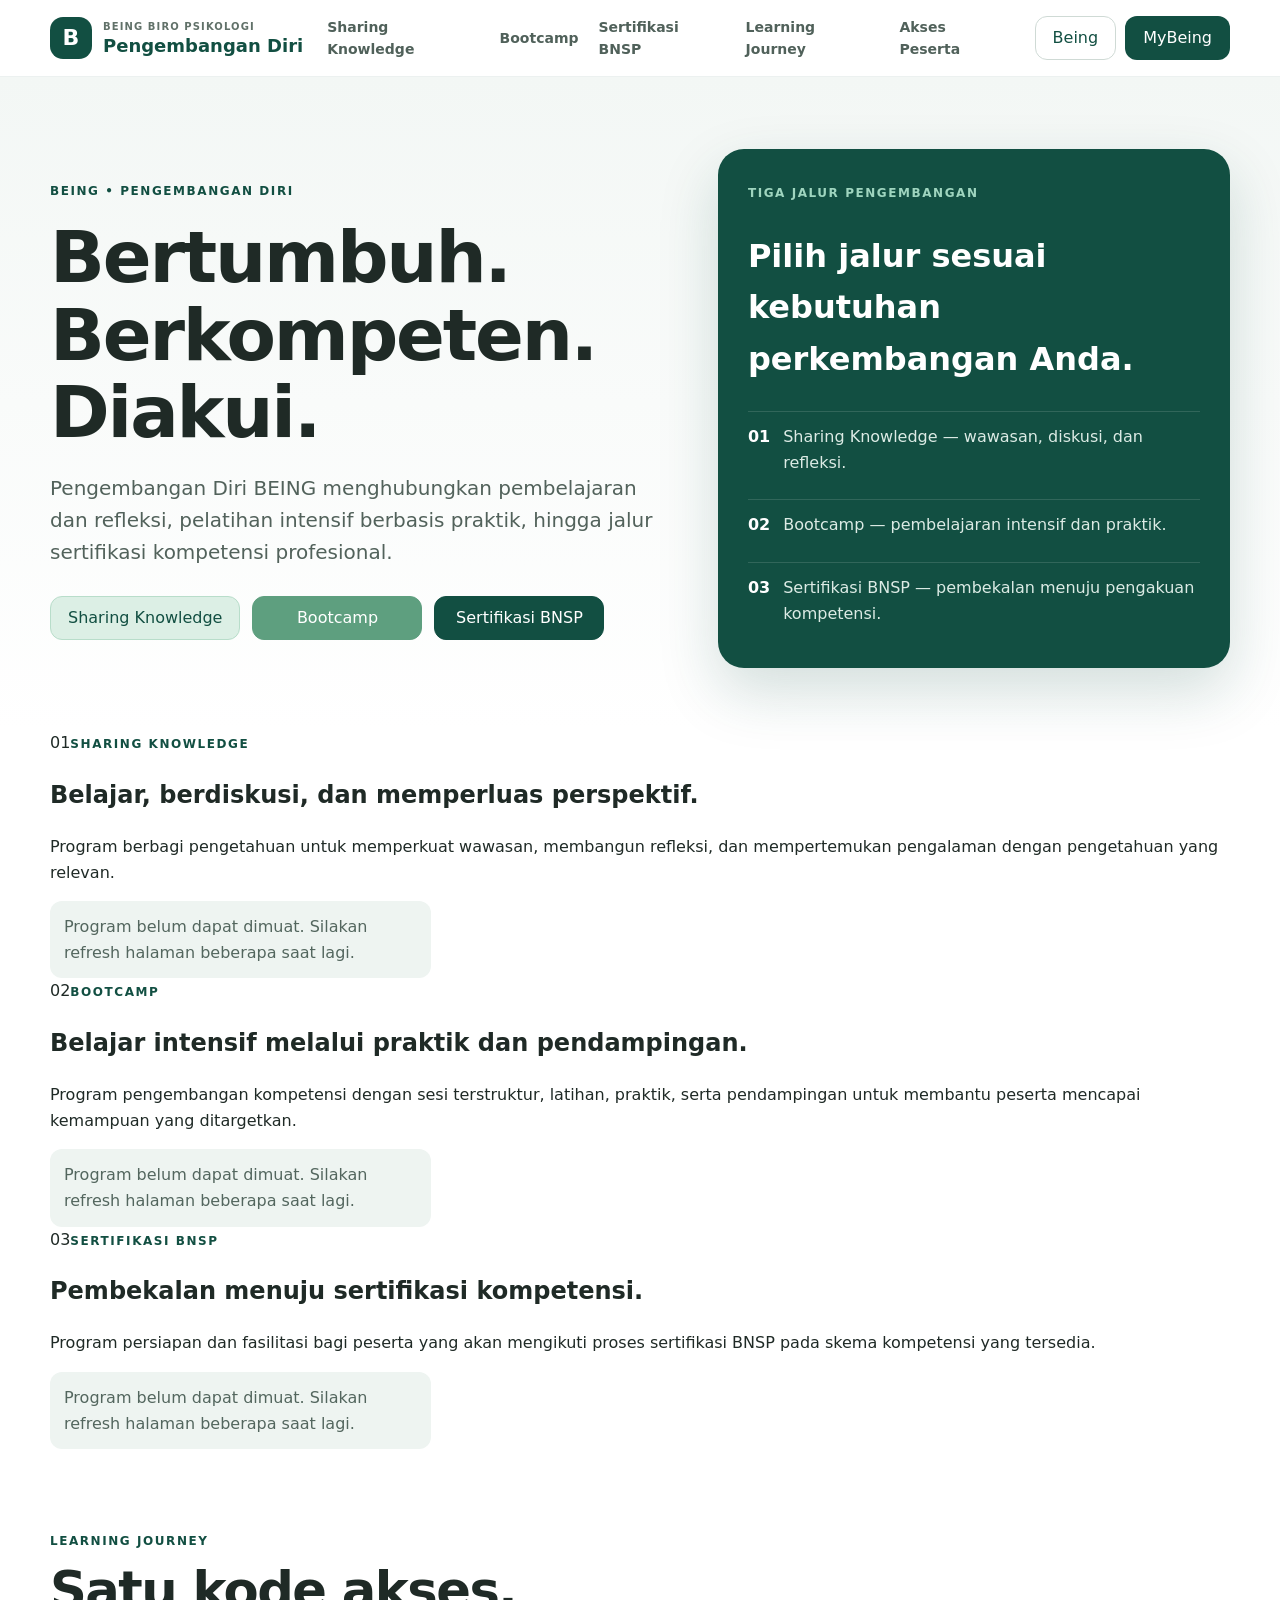
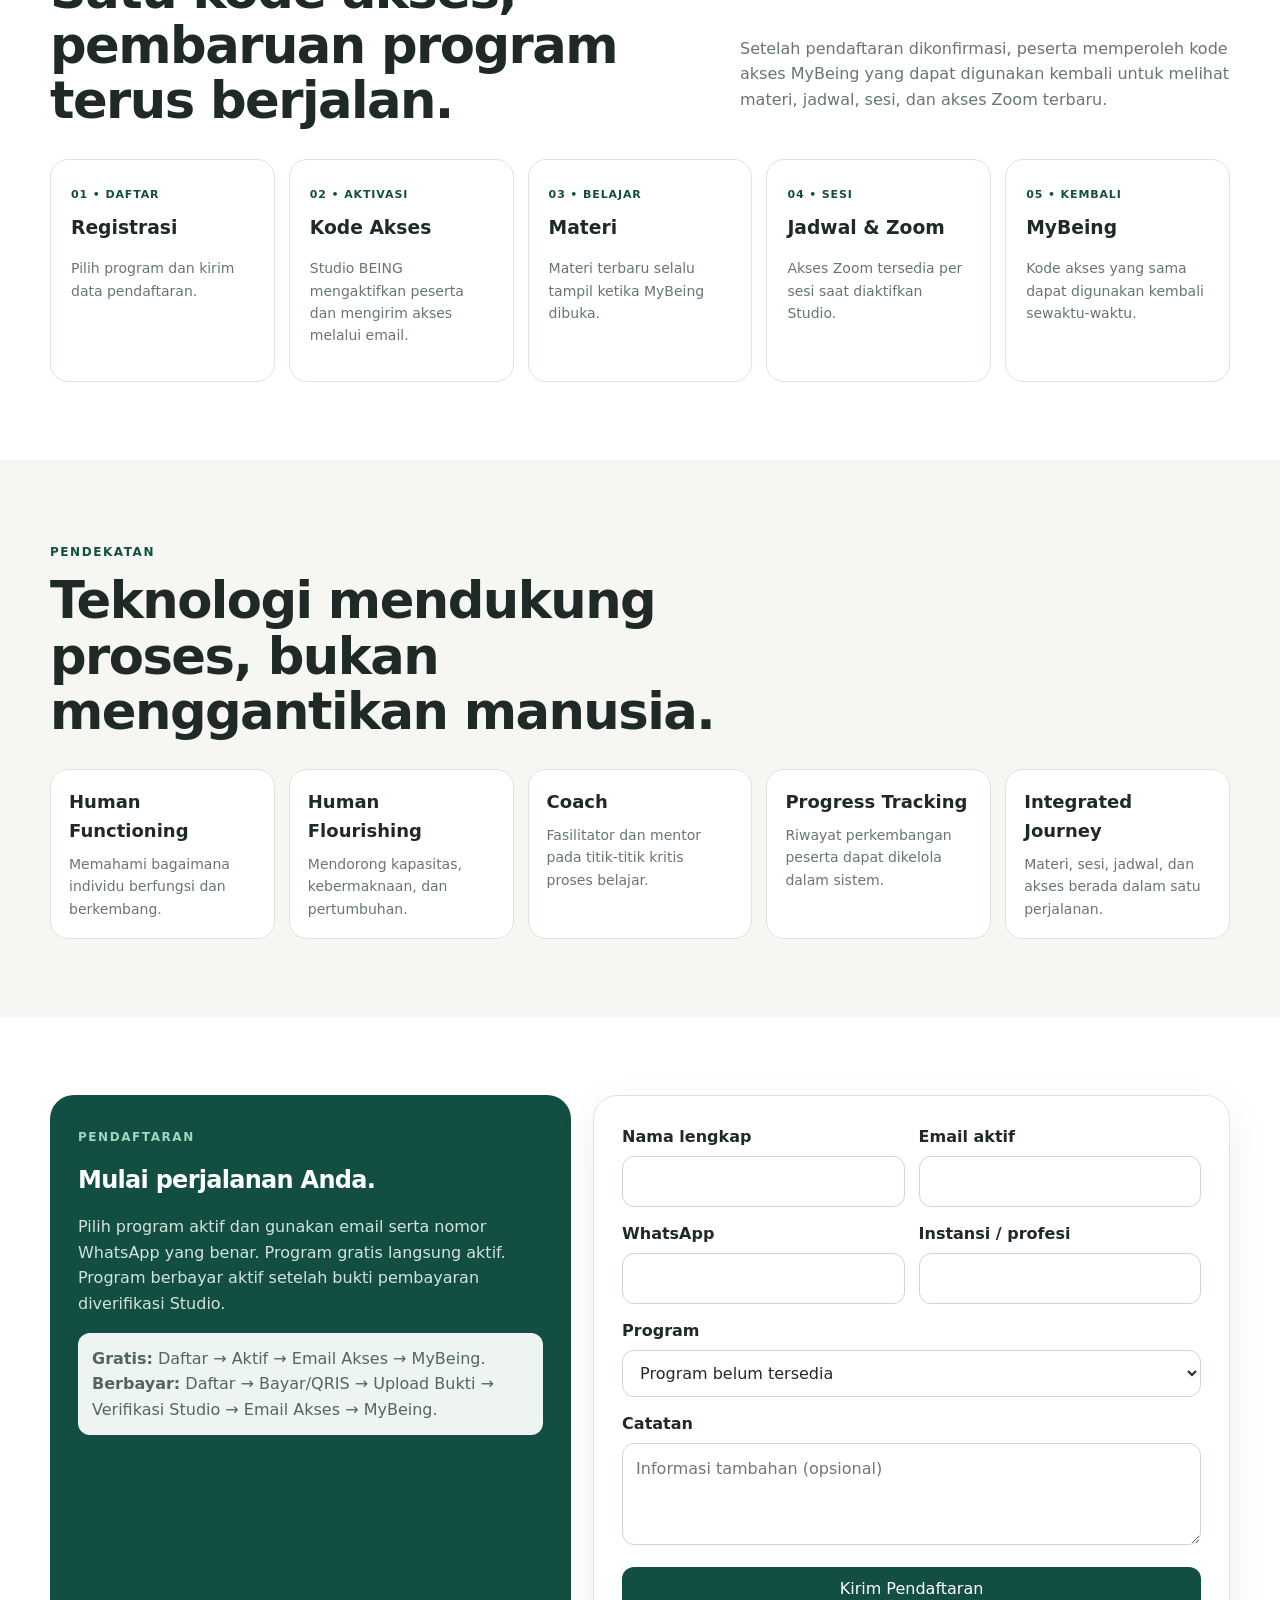
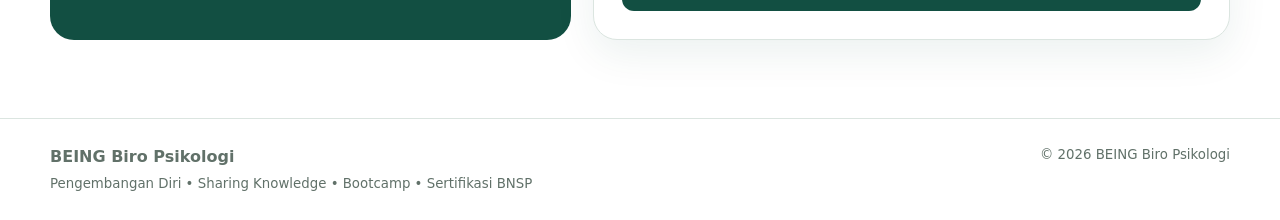
<file: index.html>
<!doctype html><html lang="id"><head><meta charset="utf-8"><meta name="viewport" content="width=device-width,initial-scale=1"><meta name="theme-color" content="#124f42"><title>Pengembangan Diri | BEING Biro Psikologi</title><link rel="stylesheet" href="assets/css/style.css?v=2.2">
<style>
.hero-path-actions{display:flex;flex-wrap:wrap;gap:12px;margin-top:28px}
.hero-path-actions .btn{min-width:170px;text-align:center;transition:.2s ease}
.hero-path-actions .btn:hover{transform:translateY(-2px);box-shadow:0 8px 20px rgba(18,79,66,.14)}
.btn-sharing{background:#dcefe5;color:#124f42;border-color:#b8ddca!important}
.btn-bootcamp{background:#5e9f7f;color:#fff;border-color:#5e9f7f!important}
.btn-bnsp{background:#124f42;color:#fff;border-color:#124f42!important}
.program-meta{display:flex;gap:8px;flex-wrap:wrap;margin:8px 0 12px}
.program-badge{display:inline-flex;padding:5px 9px;border-radius:999px;background:#eef4f1;color:#124f42;font-size:12px;font-weight:800}
.program-price{font-size:15px;font-weight:900;color:#124f42;margin:2px 0 12px}
.payment-panel{margin-top:16px;padding:18px;border:1px solid #cfe0d8;border-radius:16px;background:#f5faf7}
.payment-panel h3{margin-top:0}
.payment-panel .pay-grid{display:grid;grid-template-columns:1fr 1fr;gap:12px}
.payment-panel img{max-width:220px;width:100%;border-radius:12px;border:1px solid #dbe5e0;background:#fff}
.payment-panel input[type=file]{background:#fff}
@media(max-width:720px){.hero-path-actions{display:grid;grid-template-columns:1fr}.hero-path-actions .btn{width:100%}.payment-panel .pay-grid{grid-template-columns:1fr}}
</style>
</head><body>
<header class="topbar"><div class="container nav">
<a class="brand" href="index.html"><span class="brandmark">B</span><span class="brandcopy"><small>BEING BIRO PSIKOLOGI</small><strong>Pengembangan Diri</strong></span></a>
<div class="navlinks"><a href="#sharing">Sharing Knowledge</a><a href="#bootcamp">Bootcamp</a><a href="#bnsp">Sertifikasi BNSP</a><a href="#journey">Learning Journey</a><a href="akses.html">Akses Peserta</a></div>
<div class="navacts"><a class="btn secondary" href="https://beingpsikologi.com">Being</a><a class="btn primary" href="akses.html">MyBeing</a></div>
</div></header>

<main>
<section class="hero"><div class="container hero-grid">
<div><span class="kicker">BEING • PENGEMBANGAN DIRI</span><h1>Bertumbuh. Berkompeten. Diakui.</h1>
<p class="lead">Pengembangan Diri BEING menghubungkan pembelajaran dan refleksi, pelatihan intensif berbasis praktik, hingga jalur sertifikasi kompetensi profesional.</p>
<div class="hero-path-actions">
<a class="btn btn-sharing" href="#sharing">Sharing Knowledge</a>
<a class="btn btn-bootcamp" href="#bootcamp">Bootcamp</a>
<a class="btn btn-bnsp" href="#bnsp">Sertifikasi BNSP</a>
</div></div>
<aside class="hero-card"><span class="kicker" style="color:#9fd5bf">TIGA JALUR PENGEMBANGAN</span><h2 style="font-size:32px;color:#fff">Pilih jalur sesuai kebutuhan perkembangan Anda.</h2>
<div class="journey-mini"><div><b>01</b><span>Sharing Knowledge — wawasan, diskusi, dan refleksi.</span></div><div><b>02</b><span>Bootcamp — pembelajaran intensif dan praktik.</span></div><div><b>03</b><span>Sertifikasi BNSP — pembekalan menuju pengakuan kompetensi.</span></div></div></aside>
</div></section>

<section class="track-section track-sharing" id="sharing"><div class="container">
<div class="track-head"><div><span class="track-no">01</span><span class="kicker">SHARING KNOWLEDGE</span><h2>Belajar, berdiskusi, dan memperluas perspektif.</h2><p>Program berbagi pengetahuan untuk memperkuat wawasan, membangun refleksi, dan mempertemukan pengalaman dengan pengetahuan yang relevan.</p></div></div>
<div id="sharingPrograms" class="program-dynamic-grid"><div class="notice">Memuat program Sharing Knowledge...</div></div>
</div></section>

<section class="track-section track-bootcamp" id="bootcamp"><div class="container">
<div class="track-head"><div><span class="track-no">02</span><span class="kicker">BOOTCAMP</span><h2>Belajar intensif melalui praktik dan pendampingan.</h2><p>Program pengembangan kompetensi dengan sesi terstruktur, latihan, praktik, serta pendampingan untuk membantu peserta mencapai kemampuan yang ditargetkan.</p></div></div>
<div id="bootcampPrograms" class="program-dynamic-grid"><div class="notice">Memuat program Bootcamp...</div></div>
</div></section>

<section class="track-section track-bnsp" id="bnsp"><div class="container">
<div class="track-head"><div><span class="track-no">03</span><span class="kicker">SERTIFIKASI BNSP</span><h2>Pembekalan menuju sertifikasi kompetensi.</h2><p>Program persiapan dan fasilitasi bagi peserta yang akan mengikuti proses sertifikasi BNSP pada skema kompetensi yang tersedia.</p></div></div>
<div id="bnspPrograms" class="program-dynamic-grid"><div class="notice">Memuat program Sertifikasi BNSP...</div></div>
</div></section>

<section class="section" id="journey"><div class="container">
<div class="section-head"><div><span class="kicker">LEARNING JOURNEY</span><h2>Satu kode akses, pembaruan program terus berjalan.</h2></div><p>Setelah pendaftaran dikonfirmasi, peserta memperoleh kode akses MyBeing yang dapat digunakan kembali untuk melihat materi, jadwal, sesi, dan akses Zoom terbaru.</p></div>
<div class="timeline"><article><b>01 • DAFTAR</b><h3>Registrasi</h3><p>Pilih program dan kirim data pendaftaran.</p></article><article><b>02 • AKTIVASI</b><h3>Kode Akses</h3><p>Studio BEING mengaktifkan peserta dan mengirim akses melalui email.</p></article><article><b>03 • BELAJAR</b><h3>Materi</h3><p>Materi terbaru selalu tampil ketika MyBeing dibuka.</p></article><article><b>04 • SESI</b><h3>Jadwal & Zoom</h3><p>Akses Zoom tersedia per sesi saat diaktifkan Studio.</p></article><article><b>05 • KEMBALI</b><h3>MyBeing</h3><p>Kode akses yang sama dapat digunakan kembali sewaktu-waktu.</p></article></div>
</div></section>

<section class="section alt"><div class="container">
<div class="section-head"><div><span class="kicker">PENDEKATAN</span><h2>Teknologi mendukung proses, bukan menggantikan manusia.</h2></div></div>
<div class="principles"><div class="principle"><h3>Human Functioning</h3><p>Memahami bagaimana individu berfungsi dan berkembang.</p></div><div class="principle"><h3>Human Flourishing</h3><p>Mendorong kapasitas, kebermaknaan, dan pertumbuhan.</p></div><div class="principle"><h3>Coach</h3><p>Fasilitator dan mentor pada titik-titik kritis proses belajar.</p></div><div class="principle"><h3>Progress Tracking</h3><p>Riwayat perkembangan peserta dapat dikelola dalam sistem.</p></div><div class="principle"><h3>Integrated Journey</h3><p>Materi, sesi, jadwal, dan akses berada dalam satu perjalanan.</p></div></div>
</div></section>

<section class="section" id="daftar"><div class="container formwrap">
<div class="infobox"><span class="kicker" style="color:#9fd5bf">PENDAFTARAN</span><h2 style="color:#fff">Mulai perjalanan Anda.</h2><p>Pilih program aktif dan gunakan email serta nomor WhatsApp yang benar. Program gratis langsung aktif. Program berbayar aktif setelah bukti pembayaran diverifikasi Studio.</p><div class="notice"><b>Gratis:</b> Daftar → Aktif → Email Akses → MyBeing.<br><b>Berbayar:</b> Daftar → Bayar/QRIS → Upload Bukti → Verifikasi Studio → Email Akses → MyBeing.</div></div>
<form class="formcard" id="registerForm">
<div class="grid2"><div class="field"><label>Nama lengkap</label><input name="name" required></div><div class="field"><label>Email aktif</label><input name="email" type="email" required></div></div>
<div class="grid2"><div class="field"><label>WhatsApp</label><input name="whatsapp" required></div><div class="field"><label>Instansi / profesi</label><input name="institution"></div></div>
<div class="field"><label>Program</label><select name="program" id="publicProgramSelect" required><option value="">Memuat program aktif...</option></select></div>
<div class="field"><label>Catatan</label><textarea name="note" rows="3" placeholder="Informasi tambahan (opsional)"></textarea></div>
<button class="btn primary block" type="submit">Kirim Pendaftaran</button><div id="regNotice" class="notice" hidden style="margin-top:14px"></div>
</form></div></section>
</main>

<footer class="footer"><div class="container footer-row"><div><strong>BEING Biro Psikologi</strong><br><small>Pengembangan Diri • Sharing Knowledge • Bootcamp • Sertifikasi BNSP</small></div><small>© 2026 BEING Biro Psikologi</small></div></footer>
<script src="assets/js/config.js?v=4.0.1"></script>
<script src="assets/js/app.js?v=4.0.2"></script>
</body></html>
</file>
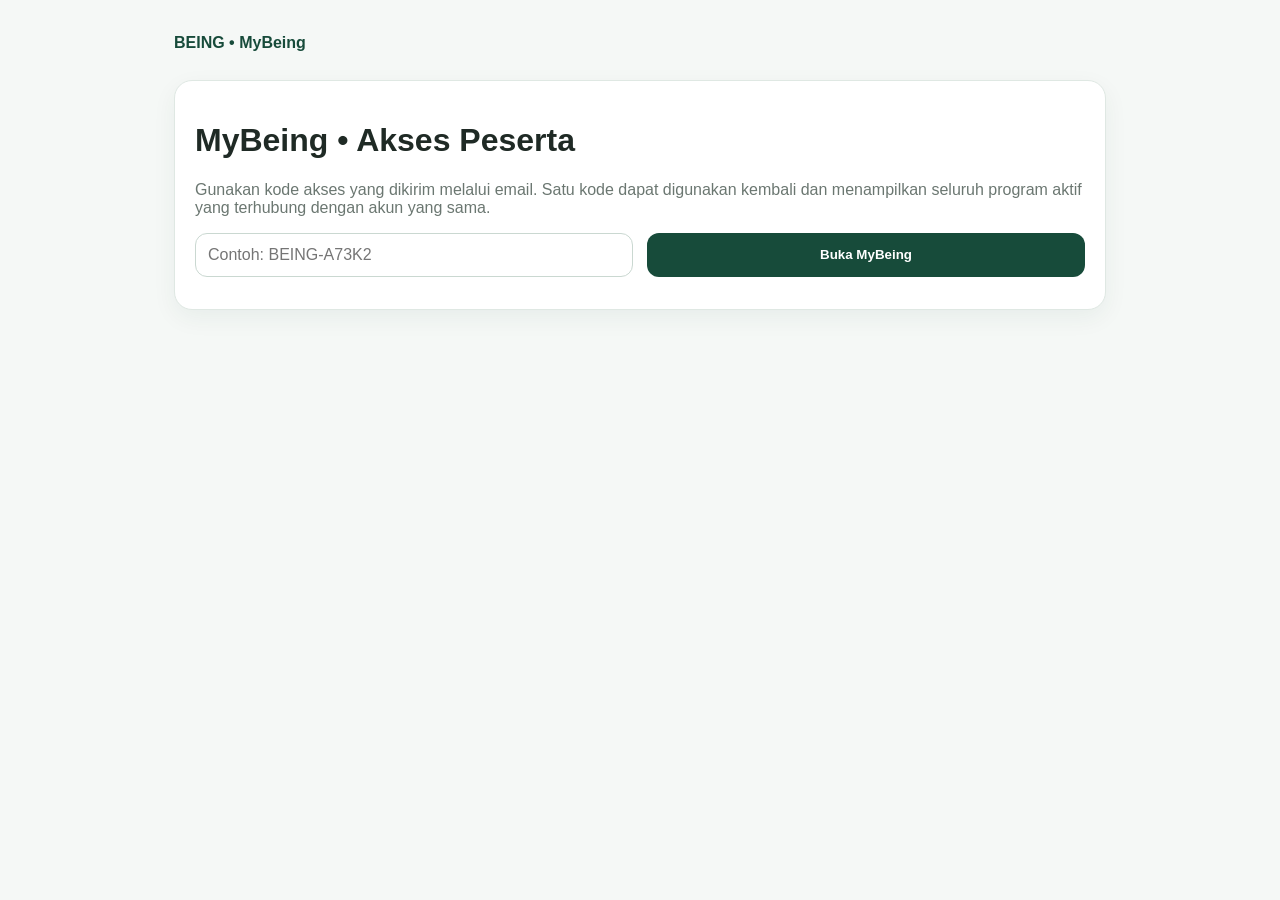
<file: akses.html>
<!doctype html><html lang="id"><head><meta charset="utf-8"><meta name="viewport" content="width=device-width,initial-scale=1">
<title>MyBeing | Pengembangan Diri</title><script src="assets/js/config.js?v=6.0.1"></script>
<style>
:root{--g:#174b3a;--bg:#f5f8f6;--card:#fff;--mut:#6b7771;--line:#dfe8e3}
*{box-sizing:border-box}body{margin:0;font-family:Inter,Arial,sans-serif;background:var(--bg);color:#1f2a25}.wrap{max-width:980px;margin:auto;padding:24px}
.brand{font-weight:800;color:var(--g);margin:10px 0 28px}.card{background:#fff;border:1px solid var(--line);border-radius:18px;padding:20px;margin-bottom:16px;box-shadow:0 8px 24px rgba(23,75,58,.06)}
input,select{width:100%;padding:12px;border:1px solid #cad8d1;border-radius:12px;font:inherit}button,a.btn{display:inline-block;border:0;border-radius:12px;padding:12px 16px;background:var(--g);color:white;font-weight:800;text-decoration:none;cursor:pointer}
a.btn.secondary{background:#eef4f1;color:var(--g);border:1px solid #d5e3dd}
.actions{display:flex;gap:8px;flex-wrap:wrap;margin-top:8px}
.material,.session{padding:15px 0;border-top:1px solid var(--line)}.session-card{border:1px solid var(--line);border-radius:16px;padding:16px;margin:12px 0;background:#fff}.session-materials{margin-top:14px;padding-top:12px;border-top:1px dashed var(--line)}.material:first-child,.session:first-child{border-top:0}.mut{color:var(--mut)}.hidden{display:none}
.meta{display:flex;gap:8px;flex-wrap:wrap}.badge{padding:5px 9px;background:#eef4f1;border-radius:999px;color:var(--g);font-size:12px;font-weight:800}.grid2{display:grid;grid-template-columns:1fr 1fr;gap:14px}
@media(max-width:700px){
.wrap{padding:12px}.grid2{grid-template-columns:1fr}.card{padding:16px;border-radius:15px}
button,a.btn{width:100%;text-align:center;margin-top:6px}.session-card{padding:14px}
}
</style></head><body><div class="wrap">
<div class="brand">BEING • MyBeing</div>
<div class="card"><h1>MyBeing • Akses Peserta</h1><p class="mut">Gunakan kode akses yang dikirim melalui email. Satu kode dapat digunakan kembali dan menampilkan seluruh program aktif yang terhubung dengan akun yang sama.</p>
<form id="login"><div class="grid2"><input id="token" placeholder="Contoh: BEING-A73K2" required><button>Buka MyBeing</button></div></form><div id="err" class="mut" style="margin-top:12px"></div></div>
<div id="portal" class="hidden">
<div class="card"><div style="display:flex;justify-content:space-between;gap:10px;align-items:center;flex-wrap:wrap"><h2 id="welcome" style="margin:0"></h2><button type="button" id="refreshPortal">Refresh</button></div><div class="grid2" style="margin-top:14px"><div><label><b>Program Saya</b></label><select id="programSelect"></select></div><div><p id="programInfo"></p></div></div><div id="lastRefresh" class="mut" style="margin-top:10px;font-size:12px"></div></div>
<div class="card"><h2>Jadwal & Sesi Kegiatan</h2><div id="sessions"></div></div>
<div class="card"><h2>Materi Program</h2><div id="materials"></div></div>
</div></div>
<script>
const $=id=>document.getElementById(id),esc=s=>String(s??'').replace(/[&<>"']/g,m=>({'&':'&amp;','<':'&lt;','>':'&gt;','"':'&quot;',"'":'&#039;'}[m]));
function formatDateID(v){
 const s=String(v||'').trim(); if(!s)return '';
 const m=s.match(/^(\d{4})-(\d{2})-(\d{2})$/); return m?`${m[3]}-${m[2]}-${m[1]}`:s;
}
function normalizeAccessInput(value){const raw=String(value||'').trim();if(!raw)return'';try{const u=new URL(raw),t=u.searchParams.get('access');if(t)return t.trim()}catch(_){}const m=raw.match(/[?&]access=([^&#]+)/i);if(m&&m[1]){try{return decodeURIComponent(m[1]).trim()}catch(_){return m[1].trim()}}return raw}
function api(params={}){
 return new Promise((resolve,reject)=>{
  const cb='mybeing_cb_'+Date.now()+'_'+Math.random().toString(36).slice(2),u=new URL(API_URL),s=document.createElement('script');
  Object.entries(params).forEach(([k,v])=>u.searchParams.set(k,v ?? ''));u.searchParams.set('callback',cb);u.searchParams.set('_',Date.now());
  const timer=setTimeout(()=>finish(new Error('API timeout.')),12000);
  function cleanup(){clearTimeout(timer);delete window[cb];s.remove()}
  function finish(err,data){cleanup();err?reject(err):resolve(data)}
  window[cb]=data=>finish(null,data);s.onerror=()=>finish(new Error('API gagal dimuat.'));s.src=u.toString();document.head.appendChild(s);
 });
}
async function openPortal(t,programId=''){
 t=normalizeAccessInput(t);$('err').textContent='Memuat pembaruan terbaru...';$('portal').classList.add('hidden');
 try{
  const x=await api({action:'portal',token:t,programId});
  if(!x.ok){$('err').textContent=x.message||'Kode akses tidak valid.';return}
  $('err').textContent='';$('token').value=t;$('welcome').textContent='Halo, '+x.data.peserta.nama;
  const plist=x.data.programs||[],current=x.data.program;
  $('programSelect').innerHTML=plist.map(p=>`<option value="${esc(p.programId)}" ${p.programId===current.programId?'selected':''}>${esc(p.kategori)} • ${esc(p.nama)}</option>`).join('');
  $('programInfo').innerHTML=`<b>${esc(current.nama)}</b><br><span class="mut">${esc(current.kategori)} • ${current.pricingType==='BERBAYAR'?'Berbayar':'Gratis'}</span><br><span class="mut">Tanggal Kegiatan: ${esc(formatDateID(current.tanggalMulai||''))}${current.tanggalAkhir&&current.tanggalAkhir!==current.tanggalMulai?' s.d. '+esc(formatDateID(current.tanggalAkhir)):''}</span>`;
  const ss=x.data.sesi||[],ms=x.data.materi||[];
  const general=ms.filter(m=>!m.sesiId);
  $('sessions').innerHTML=ss.length?ss.map(s=>{
    const linked=ms.filter(m=>m.sesiId===s.sesiId);
    return `<div class="session-card"><h3>${esc(s.judul)}</h3><div class="meta"><span class="badge">${esc(formatDateID(s.tanggalSesi))} ${esc(s.jamSesi||'')}</span>${s.zoomAktif&&s.zoomUrl?'<span class="badge">Zoom Aktif</span>':''}</div><p class="mut">${esc(s.deskripsi||'')}</p>${s.zoomAktif&&s.zoomUrl?`<a class="btn" target="_blank" rel="noopener" href="${esc(s.zoomUrl)}">Buka Zoom</a>`:'<span class="mut">Akses Zoom belum diaktifkan.</span>'}<div class="session-materials"><b>Materi sesi</b>${linked.length?linked.map(m=>`<div class="material"><h3>${esc(m.judul)}</h3><p class="mut">${esc(m.deskripsi||'')}</p><div class="actions">
${m.link&&String(m.link).trim().toLowerCase()!=='x'?`<a class="btn" target="_blank" rel="noopener" href="${esc(m.link)}">📖 Buka Materi</a>`:''}
${m.waGroupUrl?`<a class="btn secondary" target="_blank" rel="noopener" href="${esc(m.waGroupUrl)}">💬 Gabung WA Group</a>`:''}
${m.recordingUrl?`<a class="btn secondary" target="_blank" rel="noopener" href="${esc(m.recordingUrl)}">▶️ Lihat Rekaman Zoom</a>`:''}
</div></div>`).join(''):'<p class="mut">Belum ada materi untuk sesi ini.</p>'}</div></div>`;
  }).join(''):'<p class="mut">Belum ada sesi yang dipublikasikan.</p>';
  $('materials').innerHTML=general.length?general.map(m=>`<div class="material"><h3>${esc(m.judul)}</h3><p class="mut">${esc(m.deskripsi||'')}</p><div class="actions">
${m.link&&String(m.link).trim().toLowerCase()!=='x'?`<a class="btn" target="_blank" rel="noopener" href="${esc(m.link)}">📖 Buka Materi</a>`:''}
${m.waGroupUrl?`<a class="btn secondary" target="_blank" rel="noopener" href="${esc(m.waGroupUrl)}">💬 Gabung WA Group</a>`:''}
${m.recordingUrl?`<a class="btn secondary" target="_blank" rel="noopener" href="${esc(m.recordingUrl)}">▶️ Lihat Rekaman Zoom</a>`:''}
</div></div>`).join(''):'<p class="mut">Belum ada materi umum yang dipublikasikan.</p>';
  $('portal').classList.remove('hidden');$('lastRefresh').textContent='Diperbarui: '+new Date().toLocaleString('id-ID')
 }catch(e){$('err').textContent='MyBeing gagal memuat: '+(e.message||e)}
}
$('login').addEventListener('submit',e=>{e.preventDefault();openPortal($('token').value)});
$('programSelect').addEventListener('change',()=>openPortal($('token').value,$('programSelect').value));
$('refreshPortal').addEventListener('click',()=>openPortal($('token').value,$('programSelect').value));
window.addEventListener('focus',()=>{if($('token').value&&!$('portal').classList.contains('hidden'))openPortal($('token').value,$('programSelect').value)});
const q=new URLSearchParams(location.search).get('access');if(q){$('token').value=q;openPortal(q)}
</script></body></html>
</file>
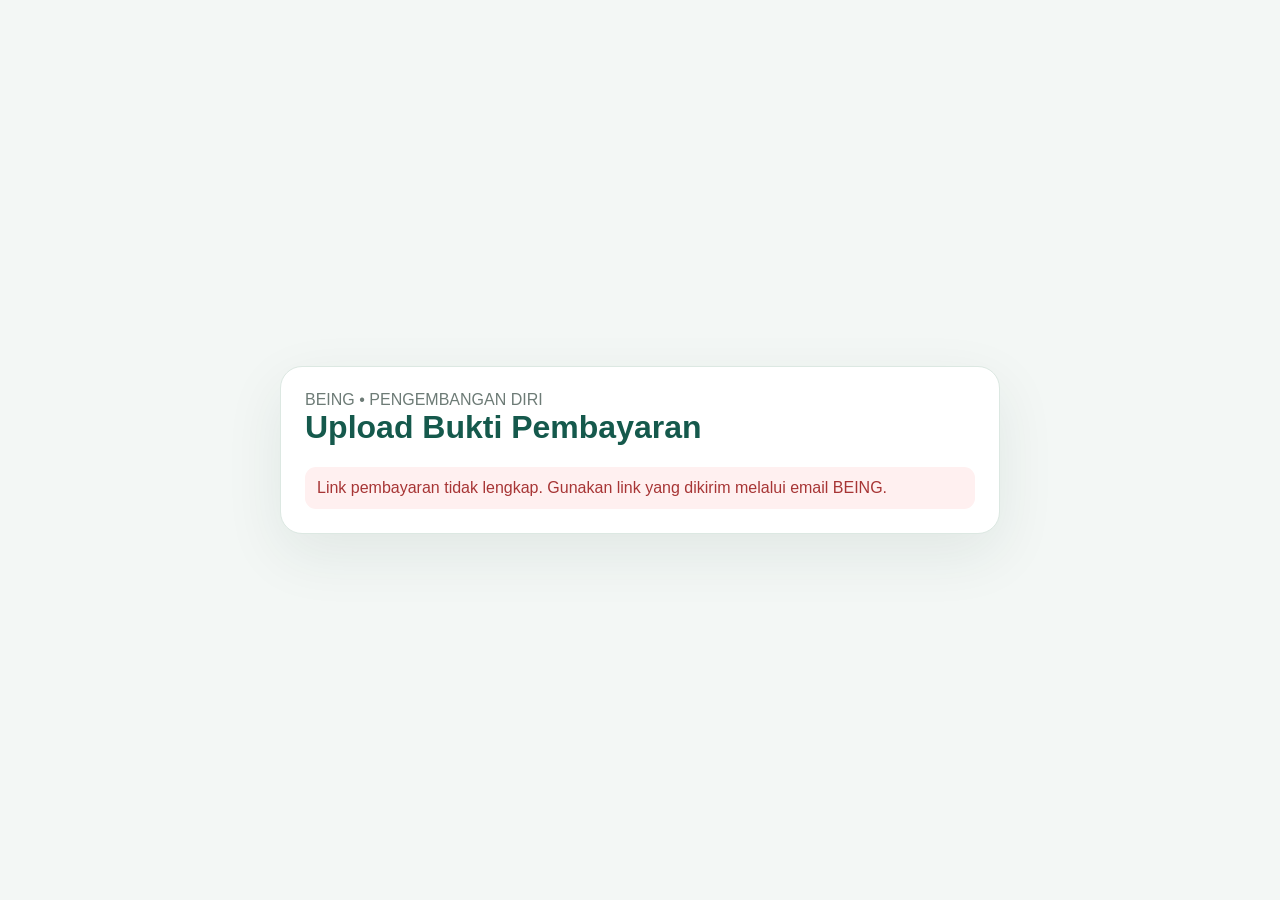
<file: bayar.html>
<!doctype html>
<html lang="id">
<head>
<meta charset="utf-8">
<meta name="viewport" content="width=device-width,initial-scale=1">
<title>Pembayaran Program • BEING</title>
<style>
:root{--g:#15594c;--bg:#f3f7f5;--line:#dce8e2;--mut:#6d7b76;--danger:#a73535}
*{box-sizing:border-box}body{margin:0;font-family:Arial,sans-serif;background:var(--bg);color:#18352d}
.wrap{min-height:100vh;display:grid;place-items:center;padding:24px}.card{width:min(720px,100%);background:#fff;border:1px solid var(--line);border-radius:22px;padding:24px;box-shadow:0 20px 60px #153d3215}
h1,h2{color:var(--g);margin-top:0}.mut{color:var(--mut)}.grid{display:grid;grid-template-columns:1fr 1fr;gap:16px}
.box{border:1px solid var(--line);border-radius:15px;padding:16px;background:#fbfdfc}.control{width:100%;padding:12px;border:1px solid #cbdad4;border-radius:11px;background:#fff}
.btn{display:inline-block;border:0;border-radius:11px;padding:11px 15px;background:var(--g);color:#fff;text-decoration:none;font-weight:700;cursor:pointer}.btn:disabled{opacity:.55;cursor:not-allowed}
.notice{padding:12px;border-radius:11px;background:#edf5f1;margin-top:14px}.notice.error{background:#fff0f0;color:var(--danger)}
.status{display:inline-block;padding:5px 9px;border-radius:999px;background:#edf5f1;font-size:12px;font-weight:700}
@media(max-width:650px){.grid{grid-template-columns:1fr}.card{padding:18px}}
</style>
</head>
<body>
<div class="wrap"><main class="card">
<div class="mut">BEING • PENGEMBANGAN DIRI</div>
<h1>Upload Bukti Pembayaran</h1>
<div id="content"><div class="notice">Memuat data pendaftaran...</div></div>
</main></div>
<script src="assets/js/config.js"></script>
<script>
const $=id=>document.getElementById(id);
const esc=s=>String(s??'').replace(/[&<>"']/g,m=>({'&':'&amp;','<':'&lt;','>':'&gt;','"':'&quot;',"'":'&#39;'}[m]));
const rupiah=n=>'Rp '+Number(n||0).toLocaleString('id-ID');

function apiGet(params={}){
 return new Promise((resolve,reject)=>{
  const cb='pay_cb_'+Date.now()+'_'+Math.random().toString(36).slice(2),u=new URL(API_URL);
  Object.entries(params).forEach(([k,v])=>u.searchParams.set(k,v??''));u.searchParams.set('callback',cb);u.searchParams.set('_',Date.now());
  const s=document.createElement('script'),timer=setTimeout(()=>finish(new Error('API timeout.')),15000);
  function cleanup(){clearTimeout(timer);delete window[cb];s.remove()}
  function finish(err,data){cleanup();err?reject(err):resolve(data)}
  window[cb]=data=>finish(null,data);s.onerror=()=>finish(new Error('API tidak dapat dimuat.'));s.src=u.toString();document.head.appendChild(s);
 });
}
async function apiPost(params={}){
 const body=new URLSearchParams();Object.entries(params).forEach(([k,v])=>body.append(k,v??''));
 const r=await fetch(API_URL,{method:'POST',body,redirect:'follow'}),txt=await r.text();
 try{return JSON.parse(txt)}catch{throw new Error('Respons API tidak dapat dibaca.')}
}
function fileToDataUrl(file){return new Promise((resolve,reject)=>{const r=new FileReader();r.onload=()=>resolve(r.result);r.onerror=reject;r.readAsDataURL(file)})}

async function boot(){
 const q=new URLSearchParams(location.search),token=q.get('access')||'',programId=q.get('program')||'';
 if(!token||!programId){$('content').innerHTML='<div class="notice error">Link pembayaran tidak lengkap. Gunakan link yang dikirim melalui email BEING.</div>';return}
 try{
  const x=await apiGet({action:'paymentPortal',token,programId});
  if(!x.ok){$('content').innerHTML='<div class="notice error">'+esc(x.message||'Data tidak ditemukan.')+'</div>';return}
  render(x,token,programId);
 }catch(e){$('content').innerHTML='<div class="notice error">'+esc(e.message||'Gagal memuat data pembayaran.')+'</div>'}
}
function render(x,token,programId){
 const p=x.payment||{},status=String(x.paymentStatus||x.status||'').toUpperCase();
 let action='';
 if(status==='MENUNGGU_VERIFIKASI'){
  action='<div class="notice"><b>Bukti pembayaran sudah dikirim.</b><br>Saat ini sedang menunggu verifikasi BEING. Tidak perlu mengirim ulang.</div>';
 }else if(status==='LUNAS'||x.status==='AKTIF'){
  action='<div class="notice"><b>Pembayaran sudah lunas.</b><br>Akses MyBeing akan/dan telah dikirim melalui email.</div>';
 }else if(x.canUpload){
  action=`<div class="box"><h2>Kirim bukti pembayaran</h2>
  <input id="proofFile" class="control" type="file" accept="image/*,.pdf">
  <p class="mut">JPG/PNG/PDF, maksimal 2 MB.</p>
  <button id="proofBtn" class="btn" type="button">Kirim Bukti Pembayaran</button><div id="proofMsg"></div></div>`;
 }else{
  action='<div class="notice">Status pembayaran: <b>'+esc(status||'-')+'</b>.</div>';
 }
 $('content').innerHTML=`<div class="grid">
 <div class="box"><h2>Data pendaftaran</h2><p><b>${esc(x.nama)}</b><br>${esc(x.email)}</p><p>Program:<br><b>${esc(x.programNama)}</b></p><span class="status">${esc(status||'-')}</span></div>
 <div class="box"><h2>Instruksi pembayaran</h2><p>Nominal: <b>${rupiah(x.amountDue)}</b></p><p>Bank: <b>${esc(p.bankName||'-')}</b><br>No. Rekening: <b>${esc(p.accountNumber||'-')}</b><br>Atas nama: <b>${esc(p.accountHolder||'-')}</b></p>${p.qrisUrl?`<p><a class="btn" target="_blank" rel="noopener" href="${esc(p.qrisUrl)}">Buka QRIS</a></p>`:''}</div>
 </div><div style="margin-top:16px">${action}</div>`;
 const btn=$('proofBtn');if(btn)btn.onclick=()=>submitProof(token,programId);
}
async function submitProof(token,programId){
 const f=$('proofFile').files[0],msg=$('proofMsg'),btn=$('proofBtn');
 if(!f){msg.innerHTML='<div class="notice error">Pilih file bukti pembayaran.</div>';return}
 if(f.size>2*1024*1024){msg.innerHTML='<div class="notice error">Ukuran file maksimal 2 MB.</div>';return}
 btn.disabled=true;msg.innerHTML='<div class="notice">Mengirim bukti pembayaran...</div>';
 try{
  const data=await fileToDataUrl(f),r=await apiPost({action:'submitPaymentToken',token,programId,fileName:f.name,mimeType:f.type,fileData:data});
  if(!r.ok){msg.innerHTML='<div class="notice error">'+esc(r.message||'Bukti belum berhasil dikirim.')+'</div>';return}
  msg.innerHTML='<div class="notice"><b>Bukti pembayaran berhasil dikirim.</b><br>Menunggu verifikasi BEING.</div>';setTimeout(()=>location.reload(),1200);
 }catch(e){msg.innerHTML='<div class="notice error">'+esc(e.message||'Gagal mengirim bukti pembayaran.')+'</div>'}
 finally{btn.disabled=false}
}
boot();
</script>
</body>
</html>
</file>
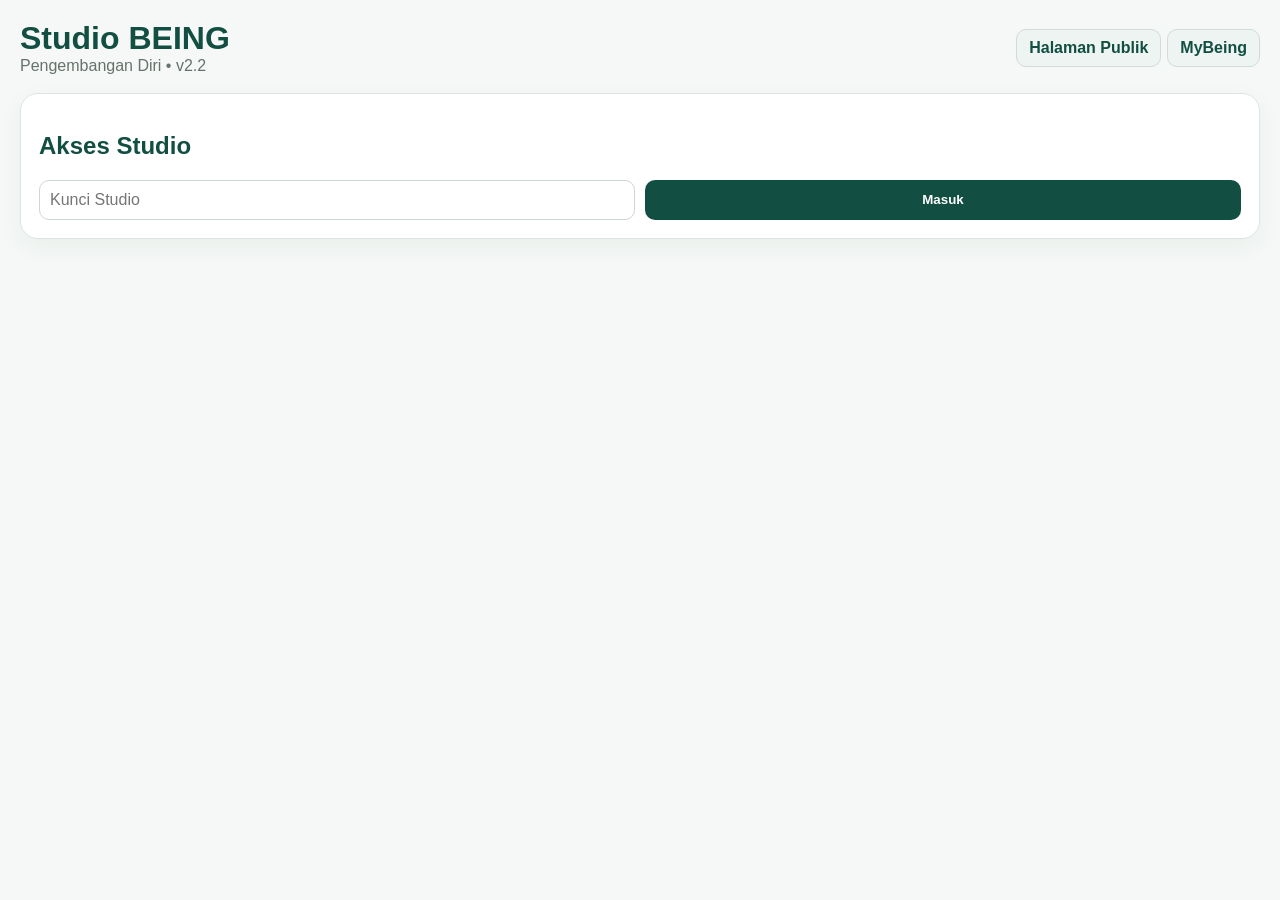
<file: studio.html>
<!doctype html>
<html lang="id"><head><meta charset="utf-8"><meta name="viewport" content="width=device-width,initial-scale=1">
<title>Studio BEING • Pengembangan Diri</title>
<script src="assets/js/config.js?v=2.2"></script>
<style>
:root{--g:#124f42;--g2:#1f6d59;--bg:#f5f8f6;--line:#dce7e1;--mut:#65736c;--red:#a33}
*{box-sizing:border-box}body{margin:0;font-family:Inter,Arial,sans-serif;background:var(--bg);color:#1d2924}
.wrap{max-width:1400px;margin:auto;padding:20px}.top{display:flex;justify-content:space-between;gap:16px;align-items:center;margin-bottom:18px}
.card{background:#fff;border:1px solid var(--line);border-radius:18px;padding:18px;margin-bottom:16px;box-shadow:0 8px 24px rgba(18,79,66,.05)}
h1,h2,h3{color:var(--g)}h1{margin:0}.mut{color:var(--mut)}.grid{display:grid;grid-template-columns:repeat(4,1fr);gap:10px}
.grid2{display:grid;grid-template-columns:1fr 1fr;gap:10px}.field{margin-bottom:10px}.field label{display:block;font-weight:800;margin-bottom:5px}
input,select,textarea{width:100%;padding:10px;border:1px solid #cbd8d2;border-radius:10px;font:inherit}
button,.btn{display:inline-flex;align-items:center;justify-content:center;padding:9px 12px;border:0;border-radius:10px;background:var(--g);color:#fff;font-weight:800;text-decoration:none;cursor:pointer}
.secondary{background:#eef4f1;color:var(--g);border:1px solid #cfddd6}.danger{background:#fff0f0;color:var(--red);border:1px solid #e7caca}
.actions{display:flex;gap:6px;flex-wrap:wrap}.badge{display:inline-block;padding:4px 8px;border-radius:999px;background:#eef4f1;color:var(--g);font-weight:800;font-size:12px}
table{width:100%;border-collapse:collapse;font-size:13px}th,td{padding:10px;border-top:1px solid #edf1ef;text-align:left;vertical-align:top}th{color:#617169;background:#fafcfb}
.scroll{overflow:auto}.filterbar{display:grid;grid-template-columns:1fr 1fr auto;gap:10px;align-items:end}.hidden{display:none}
.notice{padding:10px 12px;background:#eef4f1;border-radius:10px;color:#52645b}
@media(max-width:900px){.grid,.grid2,.filterbar{grid-template-columns:1fr}.top{display:block}.top .actions{margin-top:10px}}
</style></head><body><div class="wrap">
<div class="top"><div><h1>Studio BEING</h1><div class="mut">Pengembangan Diri • v2.2</div></div><div class="actions"><a class="btn secondary" href="index.html">Halaman Publik</a><a class="btn secondary" href="akses.html">MyBeing</a></div></div>

<div id="loginCard" class="card">
<h2>Akses Studio</h2><div class="grid2"><input id="adminKeyInput" type="password" placeholder="Kunci Studio"><button onclick="loginStudio()">Masuk</button></div><div id="loginMsg" class="mut"></div>
</div>

<div id="studio" class="hidden">
<div class="card">
<h2>Filter Ekosistem & Program</h2>
<div class="filterbar"><div class="field"><label>Ekosistem</label><select id="filterKategori"><option value="">Semua Ekosistem</option><option>SHARING KNOWLEDGE</option><option>BOOTCAMP</option><option>SERTIFIKASI BNSP</option></select></div>
<div class="field"><label>Program</label><select id="filterProgram"><option value="">Semua Program</option></select></div>
<button class="secondary" onclick="clearFilter()">Reset Filter</button></div>
<div class="mut">Filter ini berlaku untuk Peserta, Pembayaran, Materi, dan Sesi.</div>
</div>

<div class="card"><h2>Buat Program</h2>
<form id="programForm">
<div class="grid">
<div class="field"><label>Kategori</label><select name="kategori" required><option>SHARING KNOWLEDGE</option><option>BOOTCAMP</option><option>SERTIFIKASI BNSP</option></select></div>
<div class="field"><label>Nama Program</label><input name="nama" required></div>
<div class="field"><label>Jenis</label><select name="pricingType" id="pricingType"><option>GRATIS</option><option>BERBAYAR</option></select></div>
<div class="field"><label>Harga</label><input name="price" id="price" type="number" min="0" value="0"></div>
</div>
<div class="grid">
<div class="field"><label>Tanggal Mulai</label><input name="tanggalMulai" type="date"></div>
<div class="field"><label>Tanggal Akhir</label><input name="tanggalAkhir" type="date"></div>
<div class="field"><label>Media/Flyer URL</label><input name="mediaUrl" placeholder="Google Drive / JPG / PDF"></div>
<div class="field"><label>Status</label><select name="status"><option>BUKA</option><option>TUTUP</option></select></div>
</div>
<div class="field"><label>Deskripsi</label><textarea name="deskripsi" rows="3"></textarea></div>
<button>Simpan Program</button>
</form></div>

<div class="card"><h2>Program</h2><div class="scroll"><table><thead><tr><th>Ekosistem / Program</th><th>Jenis</th><th>Periode</th><th>Status</th><th>Aksi</th></tr></thead><tbody id="programRows"></tbody></table></div></div>

<div class="card"><h2>Peserta</h2><div class="scroll"><table><thead><tr><th>Peserta</th><th>Ekosistem / Program</th><th>Kontak</th><th>Status</th><th>Akses</th><th>Aksi</th></tr></thead><tbody id="pesertaRows"></tbody></table></div></div>

<div class="card"><h2>Pembayaran</h2><div class="scroll"><table><thead><tr><th>Peserta</th><th>Program</th><th>Nominal</th><th>Bukti</th><th>Status</th><th>Aksi</th></tr></thead><tbody id="paymentRows"></tbody></table></div></div>

<div class="card"><h2>Tambah Materi</h2><form id="materialForm"><div class="grid">
<div class="field"><label>Program</label><select name="programId" id="mProgram" required></select></div>
<div class="field"><label>Sesi (opsional)</label><select name="sesiId" id="mSession"><option value="">Materi Umum</option></select></div>
<div class="field"><label>Judul</label><input name="judul" required></div>
<div class="field"><label>Link</label><input name="link" required placeholder="https://..."></div></div>
<div class="field"><label>Deskripsi</label><textarea name="deskripsi" rows="2"></textarea></div><button>Simpan Materi</button></form></div>

<div class="card" id="materiCard"><h2>Materi per Program</h2><div class="scroll"><table><thead><tr><th>Program</th><th>Materi</th><th>Sesi</th><th>Status</th><th>Link</th><th>Aksi</th></tr></thead><tbody id="materiRows"></tbody></table></div></div>

<div class="card"><h2>Tambah Sesi Kegiatan</h2><form id="sessionForm"><div class="grid">
<div class="field"><label>Program</label><select name="programId" id="sProgram" required></select></div>
<div class="field"><label>Judul Sesi</label><input name="judul" required></div>
<div class="field"><label>Tanggal</label><input name="tanggalSesi" type="date" required></div>
<div class="field"><label>Jam</label><input name="jamSesi" type="time"></div></div>
<div class="grid2"><div class="field"><label>Zoom URL</label><input name="zoomUrl" placeholder="https://zoom.us/..."></div><div class="field"><label>Zoom Aktif</label><select name="zoomAktif"><option>TIDAK</option><option>YA</option></select></div></div>
<div class="field"><label>Deskripsi</label><textarea name="deskripsi" rows="2"></textarea></div><button>Simpan Sesi</button></form></div>

<div class="card"><h2>Sesi & Zoom</h2><div class="scroll"><table><thead><tr><th>Program</th><th>Sesi</th><th>Jadwal</th><th>Zoom</th><th>Status</th><th>Aksi</th></tr></thead><tbody id="sessionRows"></tbody></table></div></div>
</div></div>

<script>
const $=id=>document.getElementById(id), esc=s=>String(s??'').replace(/[&<>"']/g,m=>({'&':'&amp;','<':'&lt;','>':'&gt;','"':'&quot;',"'":'&#039;'}[m]));
let programs=[],participants=[],materials=[],sessions=[],payments=[];
const key=()=>sessionStorage.getItem('being_admin_key')||'';
async function get(action,extra={}){const u=new URL(API_URL);Object.entries({action,adminKey:key(),...extra,_:Date.now()}).forEach(([k,v])=>u.searchParams.set(k,v));return fetch(u,{cache:'no-store'}).then(r=>r.json())}
async function post(action,extra={}){const b=new URLSearchParams({action,adminKey:key(),...extra});return fetch(API_URL,{method:'POST',body:b}).then(r=>r.json())}
function rupiah(n){return'Rp '+Number(n||0).toLocaleString('id-ID')}
function normalizeWa(wa){const r=String(wa||'').replace(/\D/g,'');return r.startsWith('0')?'62'+r.slice(1):r}
function accessLink(t){return new URL('akses.html?access='+encodeURIComponent(t),location.href).toString()}
function waLink(p){return'https://wa.me/'+normalizeWa(p.wa)+'?text='+encodeURIComponent(`Halo ${p.nama}, akses MyBeing untuk ${p.programNama}:\n${accessLink(p.accessToken)}\n\nSalam,\nBEING Biro Psikologi`)}
function mailLink(p){return'mailto:'+encodeURIComponent(p.email)+'?subject='+encodeURIComponent('Akses MyBeing - '+p.programNama)+'&body='+encodeURIComponent(`Halo ${p.nama},\n\nAkses MyBeing Anda:\n${accessLink(p.accessToken)}\n\nSalam,\nBEING Biro Psikologi`)}
function loginStudio(){sessionStorage.setItem('being_admin_key',$('adminKeyInput').value.trim());refresh(true)}
function clearFilter(){$('filterKategori').value='';$('filterProgram').value='';renderAll()}
function filterOk(programId){
 const p=programs.find(x=>x.programId===programId)||{};
 const k=$('filterKategori').value,pr=$('filterProgram').value;
 return(!k||p.kategori===k)&&(!pr||programId===pr)
}
function updateProgramFilter(){
 const k=$('filterKategori').value,cur=$('filterProgram').value;
 const list=programs.filter(p=>!k||p.kategori===k);
 $('filterProgram').innerHTML='<option value="">Semua Program</option>'+list.map(p=>`<option value="${esc(p.programId)}">${esc(p.nama)}</option>`).join('');
 if(list.some(p=>p.programId===cur))$('filterProgram').value=cur;
}
function populateProgramSelects(){
 const opt=programs.map(p=>`<option value="${esc(p.programId)}">${esc(p.kategori)} • ${esc(p.nama)}</option>`).join('');
 $('mProgram').innerHTML=opt;$('sProgram').innerHTML=opt;updateProgramFilter();updateMaterialSessionSelect()
}
function updateMaterialSessionSelect(){
 const pid=$('mProgram').value;
 $('mSession').innerHTML='<option value="">Materi Umum</option>'+sessions.filter(s=>s.programId===pid).map(s=>`<option value="${esc(s.sesiId)}">${esc(s.judul)} • ${esc(s.tanggalSesi)}</option>`).join('')
}
function renderAll(){
 updateProgramFilter();
 $('programRows').innerHTML=programs.map(p=>`<tr><td><b>${esc(p.kategori)}</b><br>${esc(p.nama)}<br><span class="mut">${esc(p.deskripsi||'')}</span></td><td><span class="badge">${esc(p.pricingType)}</span><br>${p.pricingType==='BERBAYAR'?rupiah(p.price):'Gratis'}</td><td>${esc(p.tanggalMulai||'-')}<br>${esc(p.tanggalAkhir||'-')}</td><td><span class="badge">${esc(p.status)}</span>${p.selesai?'<br><span class="mut">Periode selesai</span>':''}</td><td><div class="actions"><button class="secondary" onclick="setProgramStatus('${p.programId}','${p.status==='BUKA'?'TUTUP':'BUKA'}')">${p.status==='BUKA'?'Tutup':'Buka'}</button><button class="secondary" onclick="focusMaterials('${p.programId}','${esc(p.kategori)}')">Cek Materi</button><button class="danger" onclick="deleteProgram('${p.programId}')">Hapus</button></div></td></tr>`).join('');

 const ps=participants.filter(p=>filterOk(p.programId));
 $('pesertaRows').innerHTML=ps.map(p=>`<tr><td><b>${esc(p.nama)}</b><br><span class="mut">${esc(p.institution||'')}</span></td><td>${esc(p.kategori)}<br><b>${esc(p.programNama)}</b><br><span class="badge">${esc(p.pricingType)}</span></td><td>${esc(p.email)}<br>${esc(p.wa)}</td><td><span class="badge">${esc(p.status)}</span>${p.paymentStatus?'<br><span class="mut">'+esc(p.paymentStatus)+'</span>':''}</td><td>${p.status==='AKTIF'&&p.accessToken?`<div class="actions"><button class="secondary" onclick="navigator.clipboard.writeText('${accessLink(p.accessToken)}')">Salin Link</button><a class="btn secondary" target="_blank" href="${waLink(p)}">WA</a><a class="btn secondary" href="${mailLink(p)}">Email</a></div>`:'-'}</td><td><button class="danger" onclick="deleteParticipant('${p.pesertaId}')">Hapus</button></td></tr>`).join('');

 const pay=payments.filter(p=>filterOk(p.programId));
 $('paymentRows').innerHTML=pay.map(p=>`<tr><td><b>${esc(p.nama)}</b><br>${esc(p.email)}</td><td>${esc(p.kategori)}<br>${esc(p.programNama)}</td><td>${rupiah(p.amount)}</td><td>${p.proofUrl?`<a target="_blank" href="${esc(p.proofUrl)}">Buka Bukti</a>`:'-'}</td><td><span class="badge">${esc(p.status)}</span></td><td><div class="actions">${p.status==='MENUNGGU_VERIFIKASI'?`<button onclick="approvePayment('${p.paymentId}')">Approve & Aktifkan</button><button class="danger" onclick="rejectPayment('${p.paymentId}')">Tolak</button>`:''}<button class="danger" onclick="deletePayment('${p.paymentId}')">Hapus</button></div></td></tr>`).join('');

 const ms=materials.filter(m=>filterOk(m.programId));
 $('materiRows').innerHTML=ms.map(m=>`<tr><td>${esc(m.kategori)}<br><b>${esc(m.programNama)}</b></td><td><b>${esc(m.judul)}</b><br><span class="mut">${esc(m.deskripsi||'')}</span></td><td>${esc(m.sesiNama||'Umum')}</td><td><span class="badge">${esc(m.status)}</span></td><td><a target="_blank" href="${esc(m.link)}">Buka</a></td><td><div class="actions"><button class="secondary" onclick="setMaterialStatus('${m.materiId}','${m.status==='PUBLIKASI'?'DRAFT':'PUBLIKASI'}')">${m.status==='PUBLIKASI'?'Draft':'Publikasi'}</button><button class="danger" onclick="deleteMaterial('${m.materiId}')">Hapus</button></div></td></tr>`).join('');

 const ss=sessions.filter(s=>filterOk(s.programId));
 $('sessionRows').innerHTML=ss.map(s=>`<tr><td>${esc(s.kategori)}<br><b>${esc(s.programNama)}</b></td><td><b>${esc(s.judul)}</b><br><span class="mut">${esc(s.deskripsi||'')}</span></td><td>${esc(s.tanggalSesi)} ${esc(s.jamSesi||'')}</td><td>${s.zoomUrl?`<a target="_blank" href="${esc(s.zoomUrl)}">Zoom</a><br><span class="badge">${s.zoomAktif?'AKTIF':'NONAKTIF'}</span>`:'-'}</td><td><span class="badge">${esc(s.status)}</span></td><td><div class="actions"><button class="secondary" onclick="toggleZoom('${s.sesiId}',${!s.zoomAktif})">${s.zoomAktif?'Matikan Zoom':'Aktifkan Zoom'}</button><button class="secondary" onclick="setSessionStatus('${s.sesiId}','${s.status==='PUBLIKASI'?'DRAFT':'PUBLIKASI'}')">${s.status==='PUBLIKASI'?'Draft':'Publikasi'}</button><button class="danger" onclick="deleteSession('${s.sesiId}')">Hapus</button></div></td></tr>`).join('');
}
async function refresh(showLoginError=false){
 try{
  const [a,b,c,d,e]=await Promise.all([get('adminPrograms'),get('adminParticipants'),get('adminMaterials'),get('adminSessions'),get('adminPayments')]);
  if(!a.ok)throw new Error(a.message||'Kunci Studio tidak valid');
  programs=a.data||[];participants=b.data||[];materials=c.data||[];sessions=d.data||[];payments=e.data||[];
  $('loginCard').classList.add('hidden');$('studio').classList.remove('hidden');populateProgramSelects();renderAll()
 }catch(err){$('studio').classList.add('hidden');$('loginCard').classList.remove('hidden');if(showLoginError)$('loginMsg').textContent=err.message||'Gagal masuk'}
}
$('filterKategori').onchange=()=>{updateProgramFilter();renderAll()};$('filterProgram').onchange=renderAll;$('mProgram').onchange=updateMaterialSessionSelect;
$('pricingType').onchange=()=>{$('price').disabled=$('pricingType').value==='GRATIS';if($('price').disabled)$('price').value=0};

$('programForm').onsubmit=async e=>{e.preventDefault();const d=new FormData(e.currentTarget),x=await post('createProgram',Object.fromEntries(d));alert(x.message);if(x.ok){e.currentTarget.reset();refresh()}};
$('materialForm').onsubmit=async e=>{e.preventDefault();const d=new FormData(e.currentTarget),x=await post('createMaterial',Object.fromEntries(d));alert(x.message);if(x.ok){e.currentTarget.reset();refresh()}};
$('sessionForm').onsubmit=async e=>{e.preventDefault();const d=new FormData(e.currentTarget),x=await post('createSession',Object.fromEntries(d));alert(x.message);if(x.ok){e.currentTarget.reset();refresh()}};

async function simple(action,data,msg){if(msg&&!confirm(msg))return;const x=await post(action,data);alert(x.message);if(x.ok)refresh()}
const setProgramStatus=(id,status)=>simple('setProgramStatus',{programId:id,status});
const deleteProgram=id=>simple('deleteProgram',{programId:id},'Hapus program ini?');
const deleteParticipant=id=>simple('deleteParticipant',{pesertaId:id},'Hapus data peserta pada program ini?');
const approvePayment=id=>simple('approvePayment',{paymentId:id},'Verifikasi pembayaran dan aktifkan peserta?');
const rejectPayment=id=>simple('rejectPayment',{paymentId:id,note:prompt('Catatan penolakan:','Bukti pembayaran belum dapat diverifikasi.')||''});
const deletePayment=id=>simple('deletePayment',{paymentId:id},'Hapus riwayat pembayaran ini?');
const setMaterialStatus=(id,status)=>simple('setMaterialStatus',{materiId:id,status});
const deleteMaterial=id=>simple('deleteMaterial',{materiId:id},'Hapus materi ini?');
const setSessionStatus=(id,status)=>simple('setSessionStatus',{sesiId:id,status});
const toggleZoom=(id,on)=>simple('toggleSessionZoom',{sesiId:id,zoomAktif:on?'YA':'TIDAK'});
const deleteSession=id=>simple('deleteSession',{sesiId:id},'Hapus sesi ini?');
function focusMaterials(programId,kategori){$('filterKategori').value=kategori;updateProgramFilter();$('filterProgram').value=programId;renderAll();$('materiCard').scrollIntoView({behavior:'smooth'})}
if(key())refresh();
</script></body></html>
</file>
<file: assets/css/style.css>
:root{
  --green:#124f42;
  --green-2:#1e6a59;
  --green-soft:#eaf3ef;
  --cream:#f6f7f3;
  --text:#1f2a26;
  --muted:#68766f;
  --line:#dbe5e0;
  --white:#fff;
  --shadow:0 14px 40px rgba(18,79,66,.08);
}
*{box-sizing:border-box}
html{scroll-behavior:smooth}
body{
  margin:0;
  font-family:Inter,ui-sans-serif,system-ui,-apple-system,BlinkMacSystemFont,"Segoe UI",sans-serif;
  color:var(--text);
  background:#fff;
  line-height:1.6;
}
a{color:inherit}
.container{width:min(1180px,calc(100% - 36px));margin:auto}
.topbar{
  position:sticky;top:0;z-index:20;
  background:rgba(255,255,255,.96);
  backdrop-filter:blur(10px);
  border-bottom:1px solid rgba(18,79,66,.08)
}
.nav{min-height:76px;display:flex;align-items:center;gap:24px}
.brand{display:flex;align-items:center;gap:11px;text-decoration:none;min-width:max-content}
.brandmark{width:42px;height:42px;border-radius:13px;background:var(--green);color:#fff;display:grid;place-items:center;font-weight:900;font-size:22px}
.brandcopy small{display:block;font-size:10px;font-weight:800;letter-spacing:.11em;color:#617169}
.brandcopy strong{display:block;color:var(--green);font-size:18px;line-height:1.2}
.navlinks{display:flex;gap:20px;align-items:center;margin-left:auto}
.navlinks a{text-decoration:none;font-size:14px;font-weight:700;color:#50615a}
.navacts{display:flex;gap:9px}
.btn{
  display:inline-flex;align-items:center;justify-content:center;
  min-height:44px;padding:0 17px;border-radius:12px;
  font-weight:800;text-decoration:none;border:1px solid transparent;
  cursor:pointer;font:inherit
}
.btn.primary{background:var(--green);color:#fff}
.btn.secondary{background:#fff;border-color:#cfdad5;color:var(--green)}
.btn.soft{background:var(--green-soft);color:var(--green)}
.btn.block{width:100%}
.hero{background:linear-gradient(180deg,#f3f7f5 0,#fff 100%);padding:72px 0 62px}
.hero-grid{display:grid;grid-template-columns:1.1fr .9fr;gap:42px;align-items:center}
.kicker{display:inline-block;font-size:12px;font-weight:900;letter-spacing:.13em;color:var(--green)}
.hero h1,.section h2{letter-spacing:-.03em;line-height:1.08}
.hero h1{font-size:clamp(44px,6vw,72px);margin:16px 0 20px}
.lead{font-size:20px;color:#52625b;max-width:700px}
.actions{display:flex;gap:10px;flex-wrap:wrap;margin-top:28px}
.hero-card{
  padding:30px;border-radius:26px;background:var(--green);color:#dcebe5;box-shadow:0 24px 60px rgba(18,79,66,.18)
}
.hero-card p{color:#d1e3dc}
.journey-mini{display:grid;gap:12px;margin-top:22px}
.journey-mini>div{display:flex;gap:13px;align-items:flex-start;padding:12px 0;border-top:1px solid rgba(255,255,255,.13)}
.journey-mini b{color:#fff}
.section{padding:78px 0}
.section.alt{background:var(--cream)}
.section-head{display:flex;justify-content:space-between;gap:34px;align-items:end;margin-bottom:30px}
.section-head>div{max-width:700px}
.section-head h2{font-size:clamp(34px,4vw,52px);margin:10px 0 0}
.section-head>p{max-width:490px;color:var(--muted)}
.pillars,.program-dynamic-grid{display:grid;grid-template-columns:repeat(3,1fr);gap:18px}
.pillar{
  background:#fff;border:1px solid var(--line);border-radius:22px;padding:24px;box-shadow:var(--shadow)
}
.pillar .num{font-size:12px;font-weight:900;letter-spacing:.1em;color:var(--green)}
.pillar h3{font-size:24px;margin:10px 0}
.pillar p,.pillar li{color:#627169}
.pillar ul{padding-left:20px}
.timeline{display:grid;grid-template-columns:repeat(5,1fr);gap:14px}
.timeline article{border:1px solid var(--line);border-radius:18px;padding:20px;background:#fff}
.timeline b{font-size:11px;color:var(--green);letter-spacing:.08em}
.timeline h3{margin:8px 0 5px}
.timeline p{color:var(--muted);font-size:14px}
.principles{display:grid;grid-template-columns:repeat(5,1fr);gap:14px}
.principle{background:#fff;border:1px solid var(--line);border-radius:18px;padding:18px}
.principle h3{font-size:18px;margin:0 0 7px}
.principle p{font-size:14px;color:var(--muted);margin:0}
.formwrap{display:grid;grid-template-columns:.9fr 1.1fr;gap:22px;align-items:stretch}
.infobox,.formcard{border-radius:24px;padding:28px}
.infobox{background:var(--green);color:#dbeae4}
.infobox p{color:#d3e3dc}
.formcard{border:1px solid var(--line);background:#fff;box-shadow:var(--shadow)}
.grid2{display:grid;grid-template-columns:1fr 1fr;gap:14px}
.field{margin-bottom:14px}
.field label{display:block;font-weight:800;margin-bottom:6px}
input,select,textarea{
  width:100%;border:1px solid #cbd8d2;border-radius:12px;padding:12px 13px;
  font:inherit;background:#fff;color:var(--text);outline:none
}
input:focus,select:focus,textarea:focus{border-color:#6fa28f;box-shadow:0 0 0 3px rgba(18,79,66,.08)}
.notice{background:#eef4f1;border-radius:12px;padding:13px 14px;color:#53665e}
.footer{border-top:1px solid var(--line);background:#fff;padding:25px 0}
.footer-row{display:flex;justify-content:space-between;gap:20px;color:#617169}
@media(max-width:980px){
  .navlinks{display:none}
  .hero-grid,.formwrap{grid-template-columns:1fr}
  .pillars,.program-dynamic-grid{grid-template-columns:1fr 1fr}
  .timeline{grid-template-columns:1fr 1fr}
  .principles{grid-template-columns:1fr 1fr}
}
@media(max-width:640px){
  .container{width:min(100% - 24px,1180px)}
  .nav{gap:10px}.navacts .secondary{display:none}
  .brandcopy small{display:none}
  .hero{padding-top:42px}
  .pillars,.program-dynamic-grid,.timeline,.principles,.grid2{grid-template-columns:1fr}
  .section{padding:54px 0}
  .section-head{display:block}
  .footer-row{display:block}
}

.program-media-wrap{margin:14px 0 18px}
.program-media-wrap .program-media{margin:0;text-decoration:none}
.program-media{
  display:flex;
  width:100%;
  overflow:hidden;
  border-radius:16px;
  background:#eef4f1;
  align-items:center;
  justify-content:center;
}
.program-media img{
  width:100%;
  height:auto;
  max-height:none;
  object-fit:contain;
  display:block;
}
.program-media-action{margin:14px 0 16px}
.program-media-action .btn{width:100%}
.program-media.media-fallback{
  min-height:160px;
  background:var(--green-soft);
  color:var(--green);
  font-weight:800;
  padding:20px;
  text-align:center
}
</file>
